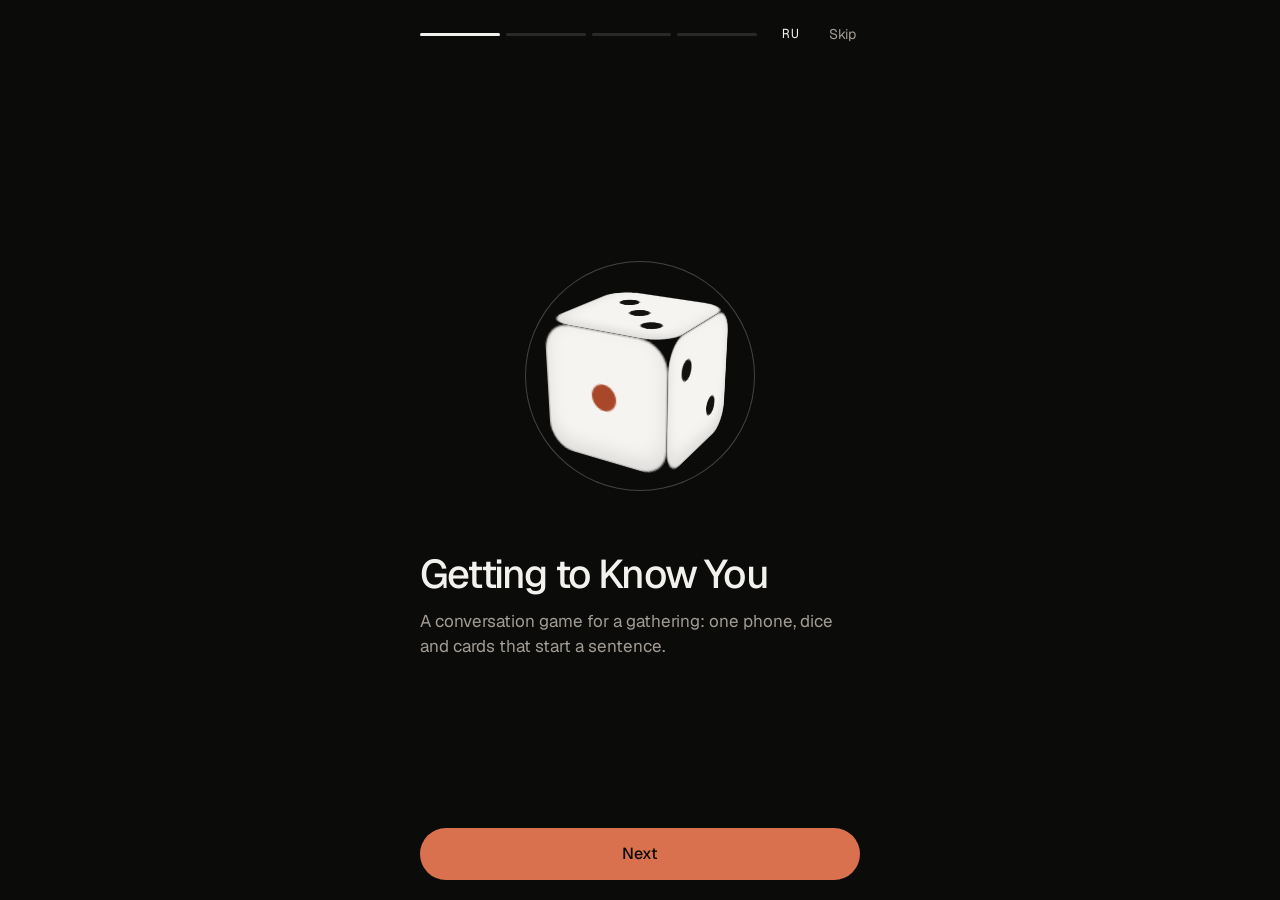
<file: igra/index.html>
<!doctype html>
<html lang="ru">
<head>
<meta charset="utf-8">
<meta name="viewport" content="width=device-width,initial-scale=1,viewport-fit=cover">
<meta name="theme-color" content="#0B0B0A">
<meta name="robots" content="noindex">
<title>Игра-знакомство</title>
<link rel="icon" href="../favicon.svg" type="image/svg+xml">
<script>
(function(){
  var d=document.documentElement,p={};
  try{p=JSON.parse(localStorage.getItem('yulia-igra-prefs')||'{}')}catch(e){}
  d.dataset.skin=p.skin||'terra';
  var l=p.lang,q=(location.search.match(/[?&]lang=(ru|en)/i)||[])[1];
  if(q)l=q.toLowerCase();
  else if(l!=='ru'&&l!=='en'){
    var ls=navigator.languages||[navigator.language||'en'],ru=false;
    for(var i=0;i<ls.length;i++)if(String(ls[i]).toLowerCase().indexOf('ru')===0)ru=true;
    l=ru?'ru':'en';
  }
  d.lang=l;
  if(l==='en')document.title='Getting to Know You';
  // Скрипт Telegram нужен только внутри Telegram: в обычном браузере страница его не ждёт
  if(/tgWebApp/.test(location.href)||window.TelegramWebviewProxy)
    document.write('<script src="https://telegram.org/js/telegram-web-app.js"><\/script>');
})();
</script>
<link rel="stylesheet" href="style.css?v=43">
</head>
<body>
<div class="glow" id="glow-a" aria-hidden="true"></div>
<div class="glow" id="glow-b" aria-hidden="true"></div>
<canvas id="fx" class="fx" aria-hidden="true"></canvas>
<div id="app">

  <!-- Экран 1: участницы -->
  <section class="screen" id="s-setup">
    <header class="top">
      <span class="logo"><img class="mark" src="../favicon.svg" width="30" height="30" alt=""><span><span id="brand"></span><i class="dot"></i></span></span>
      <button id="btn-lang" class="icon-btn txt push"></button>
      <button id="btn-set" class="icon-btn">
        <svg viewBox="0 0 24 24" width="22" height="22" fill="none" stroke="currentColor" stroke-width="1.8" stroke-linecap="round" stroke-linejoin="round"><circle cx="12" cy="12" r="3.2"/><path d="M12 2.8v2.4M12 18.8v2.4M2.8 12h2.4M18.8 12h2.4M5.5 5.5l1.7 1.7M16.8 16.8l1.7 1.7M5.5 18.5l1.7-1.7M16.8 7.2l1.7-1.7"/></svg>
      </button>
    </header>
    <div class="setup">
      <p class="label" id="l-game"></p>
      <h1 id="h1"></h1>
      <p class="muted" id="setup-sub"></p>
      <p class="privacy" id="privacy"></p>
      <form id="add-form" class="add" autocomplete="off">
        <input id="add-name" maxlength="20" enterkeyhint="done">
        <button class="pill accent" type="submit">+</button>
      </form>
      <ol id="players" class="players"></ol>
      <div class="setup-actions">
        <button id="btn-start" class="pill accent wide" disabled></button>
      </div>
      <details class="rules" id="sess">
        <summary id="sess-title"></summary>
        <div class="sess">
          <label class="fld"><span id="l-host"></span><input id="host-name" maxlength="24" autocomplete="off"></label>
          <div class="fld"><span id="l-topics"></span><div class="chips" id="topics"></div></div>
          <div class="fld row"><span id="l-warm"></span><button class="switch" id="warm" role="switch"><i></i></button></div>
          <div class="fld"><span id="l-rounds"></span><div class="seg" id="rounds-seg"><button data-r="1">1</button><button data-r="2">2</button><button data-r="3">3</button><button data-r="0">∞</button></div><p class="fld-note" id="rounds-note" hidden></p></div>
          <div class="fld row"><span id="l-code"></span><button type="button" class="pill ghost sm" id="code-btn"></button></div>
        </div>
      </details>
      <details class="rules" id="rules">
        <summary id="rules-title"></summary>
        <ol><li></li><li></li><li></li><li></li><li></li></ol>
        <button type="button" class="link-btn" id="intro-replay"></button>
      </details>
    </div>
  </section>

  <!-- Экран 2: поле -->
  <section class="screen" id="s-game" hidden>
    <header class="top">
      <span class="logo small"><img class="mark" src="../favicon.svg" width="26" height="26" alt=""></span>
      <div id="queue" class="queue"></div>
      <button id="btn-menu" class="icon-btn">
        <svg viewBox="0 0 24 24" width="22" height="22"><circle cx="5" cy="12" r="1.8"/><circle cx="12" cy="12" r="1.8"/><circle cx="19" cy="12" r="1.8"/></svg>
      </button>
    </header>
    <div class="board-wrap">
      <div id="board" class="board">
        <div class="center" id="center">
          <p class="label" id="turn-label"></p>
          <p class="turn-name" id="turn-name"></p>
          <div class="dice-wrap">
          <div class="scene" id="dice-btn" role="button" tabindex="0">
            <div class="cube" id="cube">
              <div class="face f1"><i></i></div>
              <div class="face f2"><i></i><i></i></div>
              <div class="face f3"><i></i><i></i><i></i></div>
              <div class="face f4"><i></i><i></i><i></i><i></i></div>
              <div class="face f5"><i></i><i></i><i></i><i></i><i></i></div>
              <div class="face f6"><i></i><i></i><i></i><i></i><i></i><i></i></div>
            </div>
          </div>
          <i class="dice-shadow" aria-hidden="true"></i>
          </div>
          <p class="hint" id="dice-hint" aria-live="polite"></p>
        </div>
      </div>
    </div>
    <ul class="legend" id="legend"></ul>
  </section>

  <!-- Экран 3: итоги -->
  <section class="screen" id="s-summary" hidden>
    <header class="top">
      <button id="btn-back" class="icon-btn">
        <svg viewBox="0 0 24 24" width="22" height="22"><path d="M15 5l-7 7 7 7" fill="none" stroke="currentColor" stroke-width="2" stroke-linecap="round" stroke-linejoin="round"/></svg>
      </button>
      <span class="top-title" id="sum-title"></span>
      <span class="icon-btn" aria-hidden="true"></span>
    </header>
    <div id="summary" class="summary"></div>
    <div class="summary-actions">
      <button id="btn-copy" class="pill accent wide"></button>
      <button id="btn-file" class="pill ghost wide"></button>
      <button id="btn-new" class="pill ghost wide"></button>
      <button id="btn-erase" class="link-btn"></button>
    </div>
  </section>

  <!-- Экран 4: финал -->
  <section class="screen" id="s-finale" hidden>
    <div class="finale">
      <p class="label" id="fin-label"></p>
      <h1 id="fin-title"></h1>
      <p class="fin-lead" id="fin-lead"></p>
      <p class="fin-phrase" id="fin-phrase"></p>
      <div class="mosaic" id="mosaic" aria-hidden="true"></div>
      <p class="muted" id="fin-count"></p>
      <div class="setup-actions">
        <button id="fin-more" class="pill accent wide"></button>
        <button id="fin-sum" class="pill ghost wide"></button>
        <button id="fin-new" class="link-btn"></button>
      </div>
    </div>
  </section>

  <!-- Карточка -->
  <div id="card-layer" class="layer" hidden>
    <div class="card-flip" id="card-flip">
      <div class="card back" aria-hidden="true"><span class="back-mark" id="back-mark"></span></div>
      <div class="card front" id="card-front">
        <div class="card-head">
          <span class="chip" id="card-theme"></span>
          <span class="card-who" id="card-who"></span>
        </div>
        <p class="phrase" id="card-phrase" tabindex="-1"></p>
        <p class="card-hint" id="card-hint"></p>
        <div id="scale-wrap">
          <p class="scale-q"><span id="scale-q"></span><em id="scale-opt"></em></p>
          <div class="scale" id="scale" role="radiogroup">
            <i class="thumb" id="thumb" aria-hidden="true"></i>
            <button data-v="no" role="radio"></button>
            <button data-v="mid" role="radio"></button>
            <button data-v="yes" role="radio"></button>
          </div>
        </div>
        <div class="card-actions">
          <button class="pill ghost" id="btn-swap"></button>
          <button class="pill accent" id="btn-done"></button>
        </div>
        <div class="card-foot"><button class="link-btn dark" id="btn-pass"></button><button class="lang-mini" id="card-lang"></button></div>
      </div>
    </div>
  </div>

  <!-- Выбор темы -->
  <div id="pick-layer" class="layer sheet-layer" hidden>
    <div class="sheet set">
      <p class="pick-title" id="pick-title"></p>
      <div class="pick-list" id="pick-list"></div>
    </div>
  </div>

  <!-- Меню -->
  <div id="menu-layer" class="layer sheet-layer" hidden>
    <div class="sheet">
      <button class="sheet-item" data-act="summary"></button>
      <button class="sheet-item" data-act="finish"></button>
      <button class="sheet-item" data-act="skip"></button>
      <button class="sheet-item" data-act="players"></button>
      <button class="sheet-item" data-act="settings"></button>
      <button class="sheet-item" data-act="how"></button>
      <button class="sheet-item danger" data-act="new"></button>
      <button class="sheet-item muted" data-act="close"></button>
    </div>
  </div>

  <!-- Настройки -->
  <div id="set-layer" class="layer sheet-layer" hidden>
    <div class="sheet set">
      <p class="label">Язык / Language</p>
      <div class="seg" id="lang-seg"><button data-lang="ru">Русский</button><button data-lang="en">English</button></div>
      <p class="label" id="set-skin-l"></p>
      <div class="skins" id="skins"></div>
      <p class="label" id="set-sound-l"></p>
      <div class="seg" id="sound-seg"><button data-s="0"></button><button data-s="1"></button><button data-s="2"></button></div>
      <p class="label" id="set-anim-l"></p>
      <div class="seg" id="anim-seg"><button data-f="0"></button><button data-f="1"></button></div>
      <button class="pill accent wide" id="set-done"></button>
    </div>
  </div>

  <!-- Код ведущей -->
  <div id="code-layer" class="layer" hidden>
    <div class="dialog">
      <h2 id="code-title"></h2>
      <p class="muted" id="code-text"></p>
      <input id="code-in" inputmode="numeric" maxlength="4" autocomplete="off" placeholder="····">
      <button class="pill accent wide" id="code-ok"></button>
      <button class="pill ghost wide" id="code-alt"></button>
    </div>
  </div>

  <!-- Передача телефона -->
  <div id="handoff" class="handoff" role="status" aria-live="polite" hidden>
    <p class="label" id="ho-label"></p>
    <p class="ho-name" id="ho-name"></p>
    <p class="ho-tap" id="ho-tap"></p>
  </div>

  <!-- Заставка -->
  <div id="intro" class="intro" hidden>
    <div class="intro-in">
      <div class="intro-top">
        <div class="intro-dots" id="intro-dots" aria-hidden="true"></div>
        <button class="icon-btn txt" id="intro-lang"></button>
        <button class="link-btn intro-skip" id="intro-skip"></button>
      </div>
      <div class="intro-stage" id="intro-stage"></div>
      <button class="pill accent wide" id="intro-go"></button>
    </div>
  </div>

  <div id="toast" class="toast" role="status" aria-live="polite"></div>
</div>
<script defer src="cards.js?v=43"></script>
<script defer src="cards.en.js?v=43"></script>
<script defer src="app.js?v=43"></script>
</body>
</html>
</file>
<file: igra/style.css>
@font-face{font-family:'Geist';font-weight:400 600;font-display:swap;src:url(../fonts/Geist-cyrillic-0.woff2) format('woff2');unicode-range:U+0301,U+0400-045F,U+0490-0491,U+04B0-04B1,U+2116}
@font-face{font-family:'Geist';font-weight:400 600;font-display:swap;src:url(../fonts/Geist-latin-1.woff2) format('woff2');unicode-range:U+0000-00FF,U+0131,U+0152-0153,U+2000-206F,U+2212}
@font-face{font-family:'Geist Mono';font-weight:400 500;font-display:swap;src:url(../fonts/GeistMono-cyrillic-2.woff2) format('woff2');unicode-range:U+0301,U+0400-045F,U+0490-0491,U+04B0-04B1,U+2116}
@font-face{font-family:'Geist Mono';font-weight:400 500;font-display:swap;src:url(../fonts/GeistMono-latin-3.woff2) format('woff2');unicode-range:U+0000-00FF,U+0131,U+0152-0153,U+2000-206F,U+2212}

:root{
  --black:#0B0B0A;--panel:#151412;--panel2:#1D1B19;--off:#F3F1EE;--gray:#6F6A63;--gray-d:#A29C94;
  --line:rgba(255,255,255,.12);--accent:#D9714F;--accent-ink:#A9472A;
  --f:'Geist',system-ui,sans-serif;--mono:'Geist Mono',ui-monospace,monospace;
  --ease:cubic-bezier(.16,1,.3,1);
  --safe-b:env(safe-area-inset-bottom,0px);
  --on-accent:#fff;
}
/* Цветовые темы */
[data-skin=milk]{--black:#F3F1EE;--panel:#FFFFFF;--panel2:#E8E5E0;--off:#141312;--gray:#A29C94;--gray-d:#645F59;--line:rgba(20,19,18,.12);--accent:#B04E2D;--accent-ink:#A9472A}
[data-skin=navy]{--black:#0A0E14;--panel:#121925;--panel2:#1B2433;--off:#EEF2F7;--gray:#66707F;--gray-d:#9AA5B5;--accent:#6FA3D9;--accent-ink:#3F6FA6;--on-accent:#0A0E14}
[data-skin=forest]{--black:#0A0F0C;--panel:#121A15;--panel2:#1A251E;--off:#EFF2EC;--gray:#667066;--gray-d:#9CA79B;--accent:#8FB58A;--accent-ink:#4F7A52;--on-accent:#0A0F0C}
[data-skin=rose]{--black:#F7EDEA;--panel:#FFF8F6;--panel2:#EEDDD9;--off:#2A1D1E;--gray:#B39C99;--gray-d:#7A6462;--line:rgba(42,29,30,.12);--accent:#C4566A;--accent-ink:#9C3B50}
[data-skin=violet]{--black:#0E0D13;--panel:#17151F;--panel2:#211E2C;--off:#F0EEF6;--gray:#6C6880;--gray-d:#A39EB8;--accent:#A493E0;--accent-ink:#6F5BB8;--on-accent:#0E0D13}
*{box-sizing:border-box;margin:0;padding:0}
html,body{height:100%}
body{background:var(--black);color:var(--off);font-family:var(--f);font-size:16px;line-height:1.5;-webkit-font-smoothing:antialiased;-webkit-tap-highlight-color:transparent;overscroll-behavior:none}
button,input,textarea{font:inherit;color:inherit;background:none;border:0}
button{cursor:pointer;touch-action:manipulation;user-select:none;-webkit-user-select:none}
:focus-visible{outline:2px solid var(--accent);outline-offset:3px;border-radius:8px}
[hidden]{display:none!important}

#app{max-width:480px;margin:0 auto;min-height:100%;position:relative;z-index:1}
.screen{min-height:100dvh;display:flex;flex-direction:column;padding:0 16px calc(20px + var(--safe-b))}
.top{display:flex;align-items:center;gap:12px;height:60px;flex:none}
.logo{display:inline-flex;align-items:center;gap:10px;font-weight:500;font-size:18px;letter-spacing:-.045em}
.logo img{border-radius:8px;box-shadow:0 0 0 1px var(--line)}
.push{margin-left:auto}
.dot{display:inline-block;width:.24em;height:.24em;border-radius:50%;background:var(--accent);margin-left:.06em;vertical-align:baseline}
.top-title{flex:1;text-align:center;font-weight:500;letter-spacing:-.02em}
.icon-btn{width:44px;height:44px;border-radius:12px;display:grid;place-items:center;fill:currentColor;flex:none}
.icon-btn:active{background:var(--panel)}

.label{font-family:var(--mono);font-size:11px;letter-spacing:.12em;text-transform:uppercase;color:var(--gray-d)}
.muted{color:var(--gray-d)}
h1{font-size:34px;line-height:1.08;font-weight:500;letter-spacing:-.04em;margin:10px 0 12px}

.pill{display:inline-flex;align-items:center;justify-content:center;gap:8px;height:52px;padding:0 24px;border-radius:999px;font-weight:500;letter-spacing:-.01em;transition:transform 160ms var(--ease),background 200ms,opacity 200ms}
.pill:active{transform:scale(.97)}
.pill.accent{background:var(--accent);color:var(--on-accent)}
.pill.ghost{box-shadow:inset 0 0 0 1px var(--line);color:var(--off)}
.pill.wide{width:100%}
.pill:disabled{opacity:.35;pointer-events:none}

/* Участницы */
.setup{padding-top:28px;display:flex;flex-direction:column;flex:1}
.add{display:flex;gap:8px;margin:22px 0 12px}
.add input{flex:1;height:52px;border-radius:16px;background:var(--panel);padding:0 18px;font-size:16px;box-shadow:inset 0 0 0 1px var(--line)}
.add input::placeholder{color:var(--gray)}
.add .pill{width:52px;padding:0;font-size:24px;font-weight:400}
.players{list-style:none;display:flex;flex-direction:column;gap:8px}
.players li{display:flex;align-items:center;gap:12px;height:52px;padding:0 8px 0 12px;border-radius:16px;background:var(--panel);animation:pop 320ms var(--ease)}
.players .num{font-family:var(--mono);font-size:12px;color:var(--gray);width:18px}
.players .name{flex:1;font-weight:500}
.players .rm{width:44px;height:44px;border-radius:12px;color:var(--gray-d);font-size:20px}
.token-i{width:26px;height:26px;border-radius:50%;display:grid;place-items:center;font-size:12px;font-weight:600;color:#0B0B0A;flex:none}
.setup-actions{display:flex;flex-direction:column;gap:10px;margin-top:auto;padding-top:24px}
.rules{margin-top:18px;padding:16px 18px;border-radius:18px;background:var(--panel);color:var(--gray-d);font-size:14px}
.rules summary{color:var(--off);font-weight:500;cursor:pointer;list-style:none;padding:8px 0;margin:-8px 0}
.rules summary::after{content:' +';color:var(--accent)}
.rules[open] summary::after{content:' −'}
.rules ol{margin:10px 0 0 18px;display:flex;flex-direction:column;gap:6px}

/* Очередь */
.queue{flex:1;display:flex;gap:6px;overflow-x:auto;scrollbar-width:none;padding:4px 0}
.queue::-webkit-scrollbar{display:none}
.q{display:inline-flex;align-items:center;gap:6px;height:32px;padding:0 12px 0 4px;border-radius:999px;background:var(--panel);font-size:13px;white-space:nowrap;color:var(--gray-d);transition:background 250ms,color 250ms}
.q .token-i{width:24px;height:24px;font-size:11px;box-shadow:0 0 0 1px rgba(11,11,10,.25)}
.q.on{background:var(--off);color:var(--black);font-weight:500}

/* Поле */
.board-wrap{flex:1;display:flex;align-items:center;justify-content:center;padding:8px 0}
.board{--gap:5px;position:relative;width:100%;max-width:420px;display:grid;grid-template-columns:repeat(6,1fr);grid-template-rows:repeat(7,1fr);gap:var(--gap);aspect-ratio:6/7}
.cell{border-radius:12px;position:relative;display:flex;align-items:flex-start;justify-content:flex-start;padding:6px;font-family:var(--mono);font-size:9px;letter-spacing:.04em;text-transform:uppercase;color:rgba(11,11,10,.62);box-shadow:inset 0 0 0 1px rgba(0,0,0,.06);transition:transform 300ms var(--ease),box-shadow 300ms,opacity 300ms}
.board.focus .cell:not(.land){opacity:.28}
.board.intro .cell{animation:cellIn 420ms var(--ease) backwards}
.board.intro .center{animation:fadeUp 520ms var(--ease) 140ms backwards}
.cell.start{background:var(--panel2)!important;color:var(--gray-d);box-shadow:inset 0 0 0 1px var(--line)}
.cell.land{transform:scale(1.08);box-shadow:0 0 0 2px var(--off),0 10px 30px rgba(0,0,0,.5);z-index:2}
.center{grid-column:2/6;grid-row:2/7;border-radius:22px;background:var(--panel);display:flex;flex-direction:column;align-items:center;justify-content:center;text-align:center;padding:12px}
.turn-name{font-size:26px;font-weight:500;letter-spacing:-.035em;line-height:1.1;margin:4px 0 8px;max-width:100%;overflow:hidden;text-overflow:ellipsis;white-space:nowrap}
.hint{font-size:13px;color:var(--gray-d);margin-top:10px;min-height:20px}

.tokens{position:absolute;inset:0;pointer-events:none}
.token{position:absolute;left:0;top:0;width:24px;height:24px;margin:-12px 0 0 -12px;transition:transform 260ms var(--ease);z-index:3}
.token b{position:relative;display:grid;place-items:center;width:100%;height:100%;border-radius:50%;font-size:11px;font-weight:600;color:#0B0B0A;box-shadow:0 0 0 2px var(--black),0 4px 10px rgba(0,0,0,.45);transition:transform 260ms var(--ease);animation:tokenIn 360ms var(--ease) backwards}
.token.me{z-index:4}
.token.sm b{transform:scale(.72)}
.token.sm.me b{transform:scale(.9)}
.token.me b{transform:scale(1.18)}
.token.me::before{content:'';position:absolute;inset:-5px;border-radius:50%;box-shadow:0 0 0 2px var(--off);opacity:0;animation:halo 2.2s var(--ease) infinite}
.ripple{position:absolute;left:0;top:0;border-radius:12px;pointer-events:none;z-index:2}

/* Кубик */
.dice-wrap{display:grid;justify-items:center;margin:14px 0 4px}
.scene{width:84px;height:84px;perspective:420px;cursor:pointer}
.scene.roll{animation:toss 1150ms cubic-bezier(.3,.6,.4,1)}
.dice-shadow{width:58px;height:10px;margin-top:12px;border-radius:50%;background:rgba(0,0,0,.6);filter:blur(5px)}
.scene.roll + .dice-shadow{animation:tossShadow 1150ms cubic-bezier(.3,.6,.4,1)}
.hint.pop{animation:hintPop 360ms var(--ease)}
.hint b{font-weight:500;color:var(--off)}
.cube{width:100%;height:100%;position:relative;transform-style:preserve-3d;transform:rotateX(-22deg) rotateY(-30deg);transition:transform 1100ms cubic-bezier(.2,.75,.25,1)}
.face{position:absolute;inset:0;border-radius:18px;background:#F6F4F1;box-shadow:inset 0 0 0 1px rgba(0,0,0,.18),inset 0 -6px 14px rgba(0,0,0,.1);display:grid;grid-template:repeat(3,1fr)/repeat(3,1fr);padding:14px;backface-visibility:hidden}
.face i{width:13px;height:13px;border-radius:50%;background:#121211;place-self:center}
.f1 i{background:var(--accent);width:17px;height:17px}
.f1{transform:translateZ(42px)}
.f6{transform:rotateY(180deg) translateZ(42px)}
.f2{transform:rotateY(90deg) translateZ(42px)}
.f5{transform:rotateY(-90deg) translateZ(42px)}
.f3{transform:rotateX(90deg) translateZ(42px)}
.f4{transform:rotateX(-90deg) translateZ(42px)}
.f1 i{grid-area:2/2}
.f2 i:nth-child(1){grid-area:1/1}.f2 i:nth-child(2){grid-area:3/3}
.f3 i:nth-child(1){grid-area:1/1}.f3 i:nth-child(2){grid-area:2/2}.f3 i:nth-child(3){grid-area:3/3}
.f4 i:nth-child(1){grid-area:1/1}.f4 i:nth-child(2){grid-area:1/3}.f4 i:nth-child(3){grid-area:3/1}.f4 i:nth-child(4){grid-area:3/3}
.f5 i:nth-child(1){grid-area:1/1}.f5 i:nth-child(2){grid-area:1/3}.f5 i:nth-child(3){grid-area:2/2}.f5 i:nth-child(4){grid-area:3/1}.f5 i:nth-child(5){grid-area:3/3}
.f6 i:nth-child(1){grid-area:1/1}.f6 i:nth-child(2){grid-area:2/1}.f6 i:nth-child(3){grid-area:3/1}.f6 i:nth-child(4){grid-area:1/3}.f6 i:nth-child(5){grid-area:2/3}.f6 i:nth-child(6){grid-area:3/3}
.scene.busy{pointer-events:none}
.scene.wait .cube{animation:nudge 2.4s var(--ease) infinite}

.legend{list-style:none;display:flex;flex-wrap:wrap;gap:6px 14px;justify-content:center;padding:8px 0 4px;font-size:12px;color:var(--gray-d)}
.legend li{display:inline-flex;align-items:center;gap:6px;transition:color 250ms,opacity 250ms}
.legend.pick li{opacity:.4}
.legend.pick li.on{opacity:1;color:var(--off)}
.legend i{width:10px;height:10px;border-radius:3px}

/* Слои */
.layer{position:fixed;inset:0;z-index:20;display:flex;align-items:center;justify-content:center;padding:16px;background:rgba(6,6,5,.72);backdrop-filter:blur(6px);-webkit-backdrop-filter:blur(6px);animation:fade 240ms ease}
.card-flip{width:100%;max-width:420px;position:relative;perspective:1200px}
.card{border-radius:28px;backface-visibility:hidden;-webkit-backface-visibility:hidden;transition:transform 620ms var(--ease)}
.card.back{position:absolute;inset:0;background:var(--panel);box-shadow:inset 0 0 0 1px var(--line);display:grid;place-items:center;transform:rotateY(0)}
.back-mark{font-size:84px;font-weight:500;letter-spacing:-.06em;display:inline-flex;align-items:flex-end}
.back-mark .dot{width:18px;height:18px;margin:0 0 20px 3px}
.card.front{--gray:#6F6A63;background:#F3F1EE;color:#121211;padding:22px 20px 18px;transform:rotateY(180deg);display:flex;flex-direction:column;max-height:calc(100dvh - 32px);overflow:auto}
.card-flip.open .back{transform:rotateY(-180deg)}
.card-flip.open .front{transform:rotateY(0)}
.card-head{display:flex;align-items:center;justify-content:space-between;gap:10px}
.chip{display:inline-flex;align-items:center;gap:7px;height:30px;padding:0 12px;border-radius:999px;font-family:var(--mono);font-size:11px;letter-spacing:.08em;text-transform:uppercase;color:#121211}
.card-who{font-size:13px;color:var(--gray)}
.phrase{font-size:29px;line-height:1.14;font-weight:500;letter-spacing:-.035em;margin:26px 0 14px;text-wrap:balance}
.card-hint{font-size:14px;color:var(--gray);margin-bottom:20px}
.scale{position:relative;display:grid;grid-template-columns:repeat(3,1fr);gap:6px;padding:5px;border-radius:18px;background:#E7E5E1}
.thumb{position:absolute;top:5px;bottom:5px;left:5px;width:calc((100% - 22px)/3);border-radius:14px;background:#121211;opacity:0;transform:translateX(calc(100% + 6px)) scale(.92);transition:transform 280ms var(--ease),opacity 180ms ease,background-color 200ms ease;pointer-events:none}
.thumb[data-v=no]{opacity:1;transform:translateX(0)}
.thumb[data-v=mid]{opacity:1;transform:translateX(calc(100% + 6px))}
.thumb[data-v=yes]{opacity:1;transform:translateX(calc(200% + 12px));background:var(--accent-ink)}
.opt{font-family:var(--mono);font-size:10px;letter-spacing:.1em;text-transform:uppercase;color:var(--gray);text-align:center;margin-bottom:6px}
.phrase .w{display:inline-block;animation:word 440ms var(--ease) backwards}
.card-flip.fresh .card-hint,.card-flip.fresh .opt,.card-flip.fresh .scale,.card-flip.fresh #card-note,.card-flip.fresh .card-actions{animation:fadeUp 420ms var(--ease) backwards}
.card-flip.fresh .card-hint{animation-delay:620ms}.card-flip.fresh .opt,.card-flip.fresh .scale{animation-delay:690ms}.card-flip.fresh #card-note{animation-delay:750ms}.card-flip.fresh .card-actions{animation-delay:810ms}
.scale button{position:relative;z-index:1;height:48px;border-radius:14px;font-size:14px;font-weight:500;color:#3a3733;transition:color 200ms,transform 160ms var(--ease)}
.scale button:active{transform:scale(.96)}
.scale button[aria-checked=true]{color:#fff}
#card-note{margin-top:10px;width:100%;border-radius:14px;background:#fff;padding:12px 14px;font-size:14px;resize:none;color:#121211;box-shadow:inset 0 0 0 1px rgba(18,18,17,.1)}
#card-note::placeholder{color:#A29C94}
.card-actions{display:grid;grid-template-columns:auto 1fr;gap:8px;margin-top:14px}
.card .pill.ghost{color:#121211;box-shadow:inset 0 0 0 1px rgba(18,18,17,.16)}

.sheet-layer{align-items:flex-end;padding:0}
.sheet{width:100%;max-width:480px;background:var(--panel);border-radius:24px 24px 0 0;padding:10px 10px calc(14px + var(--safe-b));display:flex;flex-direction:column;animation:up 320ms var(--ease)}
.sheet-item{height:54px;border-radius:14px;text-align:left;padding:0 16px;font-weight:500}
.sheet-item:active{background:var(--panel2)}
.sheet-item.danger{color:var(--accent)}
.sheet-item.muted{color:var(--gray-d)}

/* Настройки */
.sheet.set{padding:18px 16px calc(16px + var(--safe-b));gap:10px;max-height:92dvh;overflow:auto}
.sheet.set .label{margin-top:8px}
.seg{display:grid;grid-auto-flow:column;grid-auto-columns:1fr;gap:6px;padding:5px;border-radius:16px;background:var(--panel2)}
.seg button{height:44px;border-radius:12px;font-weight:500;font-size:14px;color:var(--gray-d);transition:background-color 200ms ease,color 200ms ease}
.seg button[aria-pressed=true]{background:var(--off);color:var(--black)}
.skins{display:grid;grid-template-columns:repeat(3,1fr);gap:8px}
.skin{display:flex;flex-direction:column;align-items:center;gap:8px;padding:12px 4px 10px;border-radius:16px;background:var(--panel2);font-size:12px;color:var(--gray-d);transition:transform 160ms var(--ease),box-shadow 200ms ease,color 200ms ease}
.skin:active{transform:scale(.97)}
.skin[aria-pressed=true]{box-shadow:inset 0 0 0 2px var(--accent);color:var(--off)}
.skin i{width:44px;height:44px;border-radius:50%;display:grid;place-items:center;box-shadow:0 0 0 1px rgba(128,128,128,.35)}
.skin i b{width:18px;height:18px;border-radius:50%}
.sheet.set .pill{margin-top:10px;flex:none}

/* Итоги */
.summary{display:flex;flex-direction:column;gap:12px;padding:8px 0 16px;flex:1}
.empty{color:var(--gray-d);text-align:center;padding:40px 0}
.person{background:var(--panel);border-radius:22px;padding:16px;animation:fadeUp 440ms var(--ease) backwards}
.person-head{display:flex;align-items:center;gap:10px;margin-bottom:6px}
.person-head .name{font-weight:500;font-size:18px;letter-spacing:-.02em;flex:1}
.person-head .cnt{font-family:var(--mono);font-size:11px;color:var(--gray)}
.focus{font-size:13px;color:var(--gray-d);margin-bottom:8px}
.focus b{color:var(--accent);font-weight:500}
.entry{padding:10px 0;border-top:1px solid var(--line)}
.entry-top{display:flex;align-items:center;gap:8px;font-family:var(--mono);font-size:10px;letter-spacing:.08em;text-transform:uppercase;color:var(--gray-d)}
.entry-top i{width:8px;height:8px;border-radius:2px}
.entry p{margin-top:4px;font-size:15px;line-height:1.35}
.badge{margin-left:auto;font-family:var(--f);font-size:12px;letter-spacing:0;text-transform:none;padding:2px 9px;border-radius:999px;background:var(--panel2);color:var(--gray-d)}
.badge.yes{background:var(--accent-ink);color:#fff}
.badge.mid{background:var(--gray);color:#fff}
.entry .note{font-size:13px;color:var(--gray-d);margin-top:4px}
.summary-actions{display:flex;flex-direction:column;gap:10px;position:sticky;bottom:0;padding:12px 0 calc(4px + var(--safe-b));background:linear-gradient(transparent,var(--black) 30%)}

.toast{position:fixed;left:50%;bottom:calc(24px + var(--safe-b));transform:translate(-50%,20px);background:var(--off);color:var(--black);padding:12px 18px;border-radius:999px;font-size:14px;font-weight:500;opacity:0;pointer-events:none;transition:opacity 220ms,transform 320ms var(--ease);z-index:40;white-space:nowrap}
.toast.on{opacity:1;transform:translate(-50%,0)}

/* Фон и частицы */
.glow{position:fixed;left:50%;top:40%;width:130vmin;height:130vmin;margin:-65vmin 0 0 -65vmin;border-radius:50%;background:radial-gradient(circle,currentColor 0%,transparent 62%);color:var(--accent);opacity:0;transition:opacity 900ms ease;pointer-events:none;z-index:0;animation:drift 16s ease-in-out infinite alternate}
.glow.on{opacity:.13}
.fx{position:fixed;inset:0;width:100%;height:100%;pointer-events:none;z-index:15}

@keyframes toss{0%{transform:translateY(0) scale(1)}30%{transform:translateY(-14px) scale(1.14)}72%{transform:translateY(0) scale(1)}82%{transform:translateY(2px) scale(1.06,.92)}100%{transform:translateY(0) scale(1)}}
@keyframes tossShadow{0%,72%,100%{transform:scale(1);opacity:1}30%{transform:scale(.55);opacity:.45}}
@keyframes hintPop{from{opacity:0;transform:translateY(6px) scale(.96)}}
@keyframes cellIn{from{opacity:0;transform:scale(.85)}}
@keyframes fadeUp{from{opacity:0;transform:translateY(10px)}}
@keyframes tokenIn{from{opacity:0;transform:translateY(-10px) scale(.9)}}
@keyframes halo{0%{opacity:.55;transform:scale(.8)}70%,100%{opacity:0;transform:scale(1.35)}}
@keyframes word{from{opacity:0;transform:translateY(.35em);filter:blur(4px)}}
@keyframes drift{from{transform:translate(-6%,-4%) scale(1)}to{transform:translate(6%,5%) scale(1.12)}}
@keyframes pop{from{opacity:0;transform:translateY(6px) scale(.98)}}
@keyframes fade{from{opacity:0}}
@keyframes up{from{transform:translateY(100%)}}
@keyframes nudge{0%,70%,100%{translate:0 0}80%{translate:0 -6px}90%{translate:0 0}}

@media (max-height:700px){.phrase{font-size:25px;margin-top:18px}.board{max-width:360px}}
@media (prefers-reduced-motion:reduce){
  *,*::before,*::after{animation-duration:1ms!important;animation-delay:0ms!important;transition-duration:1ms!important}
  .glow,.token.me::before,.scene.wait .cube{animation:none!important}
}

/* ===== Версия 3: решения совета ===== */
:root{--on-accent:#0B0B0A;--dice:#F6F4F1;--pip:#121211;--pip1:var(--accent-ink);--cell-ring:inset 0 0 0 1px rgba(0,0,0,.06);--tok-ring:0 0 0 2px var(--black)}
[data-skin=milk]{--accent:#B04E2D;--gray-d:#645F59;--on-accent:#fff;--dice:#23211F;--pip:#F3F1EE;--pip1:#E58A6A;--cell-ring:inset 0 0 0 1.5px rgba(20,19,18,.55);--tok-ring:0 0 0 1.5px rgba(20,19,18,.55)}
[data-skin=rose]{--accent:#B04458;--gray-d:#6E5957;--on-accent:#fff;--dice:#23211F;--pip:#F3F1EE;--pip1:#E0A9A6;--cell-ring:inset 0 0 0 1.5px rgba(42,29,30,.55);--tok-ring:0 0 0 1.5px rgba(42,29,30,.55)}
[data-skin=milk] .token-i,[data-skin=rose] .token-i{box-shadow:var(--tok-ring)}

/* Контраст */
.face{background:var(--dice)}
.face i{background:var(--pip)}
.f1 i{background:var(--pip1)}
.add input::placeholder,.fld input::placeholder{color:var(--gray-d)}
.players .num,.person-head .cnt{color:var(--gray-d)}
.badge.mid{background:var(--gray-d);color:var(--black)}
.card.front{--gray:#5F5A54}
.pill:disabled{opacity:.5}

/* Размеры текста */
.label{font-size:12px}
.legend{font-size:14px}
.q{font-size:14px}
.card-who,.card-hint,.scale button{font-size:15px}
.privacy{font-size:13px;color:var(--gray-d);margin-top:8px}

/* Поле */
.cell{box-shadow:var(--cell-ring);font-size:10px;font-weight:500}
.cell.special{box-shadow:inset 0 0 0 2px var(--accent)}
.cell.special.land{box-shadow:0 0 0 2px var(--off),0 10px 30px rgba(0,0,0,.5)}
.token{width:26px;height:26px;margin:-13px 0 0 -13px}
.token b{font-size:12px;box-shadow:var(--tok-ring),0 4px 10px rgba(0,0,0,.45)}
.turn-name{white-space:normal;overflow-wrap:anywhere;display:-webkit-box;-webkit-line-clamp:2;-webkit-box-orient:vertical}
.turn-name.long{font-size:22px}
.hint{display:flex;flex-direction:column;align-items:center;gap:2px;font-size:15px;min-height:50px;margin-top:6px}
.hint .th{display:inline-flex;align-items:center;gap:8px;font-size:20px;font-weight:500;line-height:1.15;letter-spacing:-.02em;color:var(--off)}
.hint .th i{width:10px;height:10px;border-radius:50%;flex:none;box-shadow:var(--cell-ring)}

/* Шапка и кнопки-ссылки */
.icon-btn.txt{font-family:var(--mono);font-size:13px;letter-spacing:.06em}
.link-btn{width:100%;height:44px;font-size:14px;color:var(--gray-d)}
.link-btn:active{opacity:.6}
.link-btn.dark{color:#5F5A54;margin-top:4px}

/* Карточка */
.card-head{gap:10px}
.chip{flex:none;max-width:58%;white-space:nowrap;overflow:hidden;text-overflow:ellipsis}
.card-who{margin-left:auto;min-width:0;text-align:right;white-space:nowrap;overflow:hidden;text-overflow:ellipsis}
.lang-mini{position:relative;flex:none;height:32px;min-width:38px;padding:0 8px;border-radius:999px;font-family:var(--mono);font-size:11px;letter-spacing:.06em;color:#5F5A54;box-shadow:inset 0 0 0 1px rgba(18,18,17,.18)}
.lang-mini::after{content:'';position:absolute;inset:-6px}
.back-mark{font-family:var(--mono);font-size:22px;font-weight:500;letter-spacing:.14em;text-transform:uppercase;text-align:center;padding:0 20px}
.phrase:focus{outline:none}
.card-hint{margin-bottom:18px}
.scale-q{display:flex;align-items:baseline;justify-content:space-between;gap:10px;font-size:15px;line-height:1.3;margin-bottom:8px}
.scale-q em{font-style:normal;font-size:12px;color:var(--gray);white-space:nowrap}
.card-flip.fresh #scale-wrap,.card-flip.fresh .link-btn{animation:fadeUp 420ms var(--ease) backwards}
.card-flip.fresh #scale-wrap{animation-delay:690ms}
.card-flip.fresh .link-btn{animation-delay:870ms}

/* Настройки встречи */
.rules + .rules{margin-top:10px}
.sess{display:flex;flex-direction:column;gap:16px;margin-top:14px}
.fld{display:flex;flex-direction:column;gap:8px;font-size:14px;color:var(--gray-d)}
.fld.row{flex-direction:row;align-items:center;justify-content:space-between;gap:12px}
.fld input{height:48px;border-radius:14px;background:var(--panel2);padding:0 14px;font-size:16px;color:var(--off);box-shadow:inset 0 0 0 1px var(--line)}
.chips{display:flex;flex-wrap:wrap;gap:8px}
.chip-btn{display:inline-flex;align-items:center;gap:8px;height:44px;padding:0 14px;border-radius:999px;background:var(--panel2);font-size:14px;color:var(--gray-d);opacity:.5;text-decoration:line-through;transition:opacity 200ms ease,box-shadow 200ms ease,color 200ms ease}
.chip-btn i{width:10px;height:10px;border-radius:50%;box-shadow:var(--cell-ring)}
.chip-btn[aria-pressed=true]{opacity:1;color:var(--off);text-decoration:none;box-shadow:inset 0 0 0 1px var(--line)}
.switch{position:relative;flex:none;width:52px;height:32px;border-radius:999px;background:var(--panel2);box-shadow:inset 0 0 0 1px var(--line);transition:background-color 200ms ease}
.switch::after{content:'';position:absolute;inset:-6px}
.switch i{position:absolute;top:4px;left:4px;width:24px;height:24px;border-radius:50%;background:var(--gray-d);transition:transform 220ms var(--ease),background-color 200ms ease}
.switch[aria-checked=true]{background:var(--accent)}
.switch[aria-checked=true] i{transform:translateX(20px);background:var(--on-accent)}

/* Окно кода и выбор темы */
.dialog{width:100%;max-width:380px;background:var(--panel);border-radius:26px;padding:24px 20px 20px;display:flex;flex-direction:column;gap:12px;animation:pop 320ms var(--ease)}
.dialog h2{font-size:22px;font-weight:500;line-height:1.15;letter-spacing:-.03em}
.dialog input{height:60px;border-radius:16px;background:var(--panel2);text-align:center;font-family:var(--mono);font-size:26px;letter-spacing:.4em;color:var(--off);box-shadow:inset 0 0 0 1px var(--line)}
.pick-title{font-size:20px;font-weight:500;letter-spacing:-.02em;padding:4px 4px 6px}
.pick-list{display:flex;flex-direction:column;gap:6px}
.pick-item{display:flex;align-items:center;gap:12px;height:52px;padding:0 16px;border-radius:14px;background:var(--panel2);font-weight:500;text-align:left;transition:transform 160ms var(--ease)}
.pick-item:active{transform:scale(.98)}
.pick-item i{width:14px;height:14px;border-radius:4px;flex:none;box-shadow:var(--cell-ring)}

/* Финал */
.finale{flex:1;display:flex;flex-direction:column;padding-top:56px}
.fin-lead{color:var(--gray-d);margin-top:4px}
.fin-phrase{font-size:28px;line-height:1.15;font-weight:500;letter-spacing:-.035em;margin:14px 0 28px;text-wrap:balance}
.mosaic{display:flex;flex-wrap:wrap;gap:5px;margin-bottom:10px}
.mosaic i{width:18px;height:18px;border-radius:5px;box-shadow:var(--cell-ring);animation:cellIn 420ms var(--ease) backwards}

/* Итоги ведущей */
.summary.quiet .person{animation:none}
.entry.pass{font-size:14px;color:var(--gray-d)}
button.badge{position:relative;min-height:28px;padding:4px 10px;cursor:pointer}
button.badge::after{content:'';position:absolute;inset:-8px}
.badge.none{background:none;box-shadow:inset 0 0 0 1px var(--line);color:var(--gray-d)}
.note-btn{display:block;width:100%;min-height:36px;margin-top:6px;text-align:left;font-size:13px;color:var(--gray-d)}
.note-btn.has{color:var(--off)}
.note-in{width:100%;margin-top:6px;border-radius:12px;background:var(--panel2);padding:10px 12px;font-size:16px;color:var(--off);box-shadow:inset 0 0 0 1px var(--line);resize:none}

/* Безопасная зона сверху: вырез и статус-бар */
.top{height:calc(60px + env(safe-area-inset-top,0px));padding-top:env(safe-area-inset-top,0px)}
.finale{padding-top:calc(56px + env(safe-area-inset-top,0px))}

/* Тост */
.toast{max-width:calc(100vw - 32px);white-space:normal;text-align:center;border-radius:22px;cursor:pointer}
.toast.on{pointer-events:auto}

/* ===== Версия 4: заставка и моушн ===== */
.w{display:inline-block;animation:word 440ms var(--ease) backwards}

/* Кубик в ожидании: лёгкое покачивание в объёме */
.scene.wait .cube{animation:nudge 2.4s var(--ease) infinite,sway 5.5s ease-in-out infinite}
@keyframes sway{0%,100%{rotate:0 1 0 -9deg}50%{rotate:0 1 0 9deg}}

/* Передача телефона: цвет фишки раскрывается кругом от самой фишки */
.handoff{position:fixed;inset:0;z-index:25;display:flex;flex-direction:column;align-items:center;justify-content:center;gap:10px;padding:24px;text-align:center;color:#121211;cursor:pointer}
.handoff .label{color:rgba(18,18,17,.62)}
.ho-name{font-size:54px;line-height:1.02;font-weight:500;letter-spacing:-.045em;overflow-wrap:anywhere;max-width:100%}
.ho-tap{font-size:14px;color:rgba(18,18,17,.62);margin-top:14px;animation:fadeUp 500ms var(--ease) 700ms backwards}

/* Заставка */
.intro{position:fixed;inset:0;z-index:30;background:var(--black);display:flex;justify-content:center;overflow:hidden}
.intro-in{width:100%;max-width:480px;min-width:0;display:flex;flex-direction:column;padding:calc(12px + env(safe-area-inset-top,0px)) 20px calc(20px + var(--safe-b))}
.intro-top{display:flex;align-items:center;gap:12px;height:44px}
.intro-dots{display:flex;gap:6px;flex:1}
.intro-dots i{position:relative;flex:1;height:3px;border-radius:2px;background:var(--line);overflow:hidden}
.intro-dots i::after{content:'';position:absolute;inset:0;background:var(--off);transform:scaleX(0);transform-origin:0 50%}
.intro-dots i.done::after{transform:scaleX(1)}
.intro-dots i.on::after{animation:fill var(--ms,4200ms) linear forwards}
.intro-skip{width:auto;padding:0 4px;flex:none}
.intro-stage{flex:1;display:flex;flex-direction:column;justify-content:center;cursor:pointer;min-height:0}
.intro-vis{position:relative;height:min(40vh,300px);display:grid;place-items:center;margin-bottom:28px}
.intro-title{font-size:40px;line-height:1.04;font-weight:500;letter-spacing:-.045em;text-wrap:balance}
.intro-text{font-size:17px;line-height:1.45;color:var(--gray-d);margin-top:14px;animation:fadeUp 520ms var(--ease) 420ms backwards}
@keyframes fill{to{transform:scaleX(1)}}

/* Сцена 1: кубик */
.iv-dice{width:84px;height:84px;perspective:420px;transform:scale(1.55);animation:drop 900ms var(--ease) backwards}
.iv-dice .cube{transition:none;animation:tumble 7s linear infinite}
.iv-halo{position:absolute;width:230px;height:230px;border-radius:50%;box-shadow:inset 0 0 0 1px var(--line);animation:ring 3.2s var(--ease) infinite}
.iv-halo + .iv-halo{animation-delay:1.6s}
@keyframes tumble{from{transform:rotateX(-20deg) rotateY(0deg)}to{transform:rotateX(340deg) rotateY(720deg)}}
@keyframes drop{from{opacity:0;transform:translateY(-70px) scale(1.2)}}
@keyframes ring{0%{opacity:.9;transform:scale(.5)}100%{opacity:0;transform:scale(1.25)}}

/* Сцена 2: веер колод */
.iv-fan{position:relative;width:96px;height:132px;margin-top:30px}
.iv-card{position:absolute;inset:0;border-radius:14px;padding:10px;font-family:var(--mono);font-size:10px;font-weight:500;letter-spacing:.06em;transform-origin:50% 135%;box-shadow:0 10px 26px rgba(0,0,0,.35),var(--cell-ring);animation:fan 800ms var(--ease) backwards}
@keyframes fan{from{opacity:0;transform:rotate(0deg) translateY(30px)}}

/* Сцена 3: карточка с фразой */
.iv-sample{width:min(100%,300px);border-radius:24px;background:#F3F1EE;color:#121211;padding:18px 18px 16px;box-shadow:0 24px 60px rgba(0,0,0,.4);animation:cardIn 800ms var(--ease) backwards}
.iv-sample .chip{box-shadow:inset 0 0 0 1px rgba(18,18,17,.18)}
.iv-sample p{font-size:23px;line-height:1.14;font-weight:500;letter-spacing:-.035em;margin:16px 0 18px;min-height:2.3em}
.iv-scale{position:relative;height:36px;border-radius:14px;background:#E7E5E1}
.iv-scale i{position:absolute;top:4px;bottom:4px;left:4px;width:calc((100% - 8px)/3);border-radius:10px;background:var(--accent-ink);animation:slide 3.6s var(--ease) 900ms infinite backwards}
@keyframes cardIn{from{opacity:0;transform:translateY(40px) rotate(-6deg) scale(.92)}}
@keyframes slide{0%,20%{transform:translateX(0);opacity:0}30%{opacity:1}50%{transform:translateX(100%)}80%,100%{transform:translateX(200%);opacity:1}}

/* Сцена 4: круг участниц */
.iv-orbit{position:relative;width:210px;height:210px;animation:spin 26s linear infinite}
.iv-orbit i{position:absolute;left:50%;top:50%;width:38px;height:38px;margin:-19px;border-radius:50%;box-shadow:var(--tok-ring),0 6px 16px rgba(0,0,0,.35);animation:pop2 600ms var(--ease) backwards}
.iv-core{position:absolute;width:86px;height:86px;border-radius:50%;background:var(--accent);animation:pulse 2.8s ease-in-out infinite}
@keyframes spin{to{transform:rotate(360deg)}}
@keyframes pop2{from{opacity:0;scale:.6}}
@keyframes pulse{0%,100%{transform:scale(.86);opacity:.85}50%{transform:scale(1);opacity:1}}

@media (max-height:680px){.intro-title{font-size:32px}.intro-vis{height:32vh;margin-bottom:18px}.ho-name{font-size:44px}}
@media (prefers-reduced-motion:reduce){
  .iv-dice .cube,.iv-orbit,.iv-core,.iv-halo,.iv-scale i,.intro-dots i.on::after{animation:none!important}
  .intro-dots i.on::after{transform:scaleX(1)}
}

/* ===== Версия 4.2: правки по второму кругу теста ===== */
#code-in{-webkit-text-security:disc}
.fld-note{font-size:13px;color:var(--gray-d)}
.pill.sm{height:40px;padding:0 16px;font-size:14px;flex:none}
.chip{max-width:70%}
.hint .soft{font-size:13px;color:var(--gray-d)}
.card-foot{display:flex;align-items:center;gap:8px;min-height:44px;margin-top:4px}
.card-foot .link-btn{flex:1;width:auto;margin-top:0;text-align:left;padding-left:4px}
.card-foot .lang-mini{margin-left:auto}
.card-flip.fresh .card-foot{animation:fadeUp 420ms var(--ease) 870ms backwards}
/* рубашка: мелкая сетка точек и название колоды в рамке */
.card.back{background-image:radial-gradient(circle at 2px 2px,rgba(0,0,0,.1) 1.2px,transparent 1.7px);background-size:16px 16px}
.back-mark{font-size:24px;padding:10px 18px;border-radius:14px;box-shadow:inset 0 0 0 1.5px currentColor}
.mosaic{gap:6px}
.mosaic i{width:26px;height:26px;border-radius:7px}
/* итоги: кнопки в конце списка, а не поверх него; копирование и файл в один ряд */
.summary-actions{position:static;display:grid;grid-template-columns:1fr 1fr;gap:10px;background:none}
.summary-actions #btn-new,.summary-actions #btn-erase{grid-column:1/-1}
.summary-actions .pill{padding:0 12px;font-size:15px}

/* ===== Версия 4.3: находки технических тестировщиков ===== */
/* выключенная тема читается: контраст текста выше, зачёркивание остаётся признаком */
.chip-btn{opacity:.72}
/* рамка особой клетки видна в любой теме: тёмная на светлой клетке */
.cell.special{box-shadow:inset 0 0 0 2px rgba(18,18,17,.72)}
.intro-dots.manual i.on::after{animation:none;transform:scaleX(1)}
</file>
